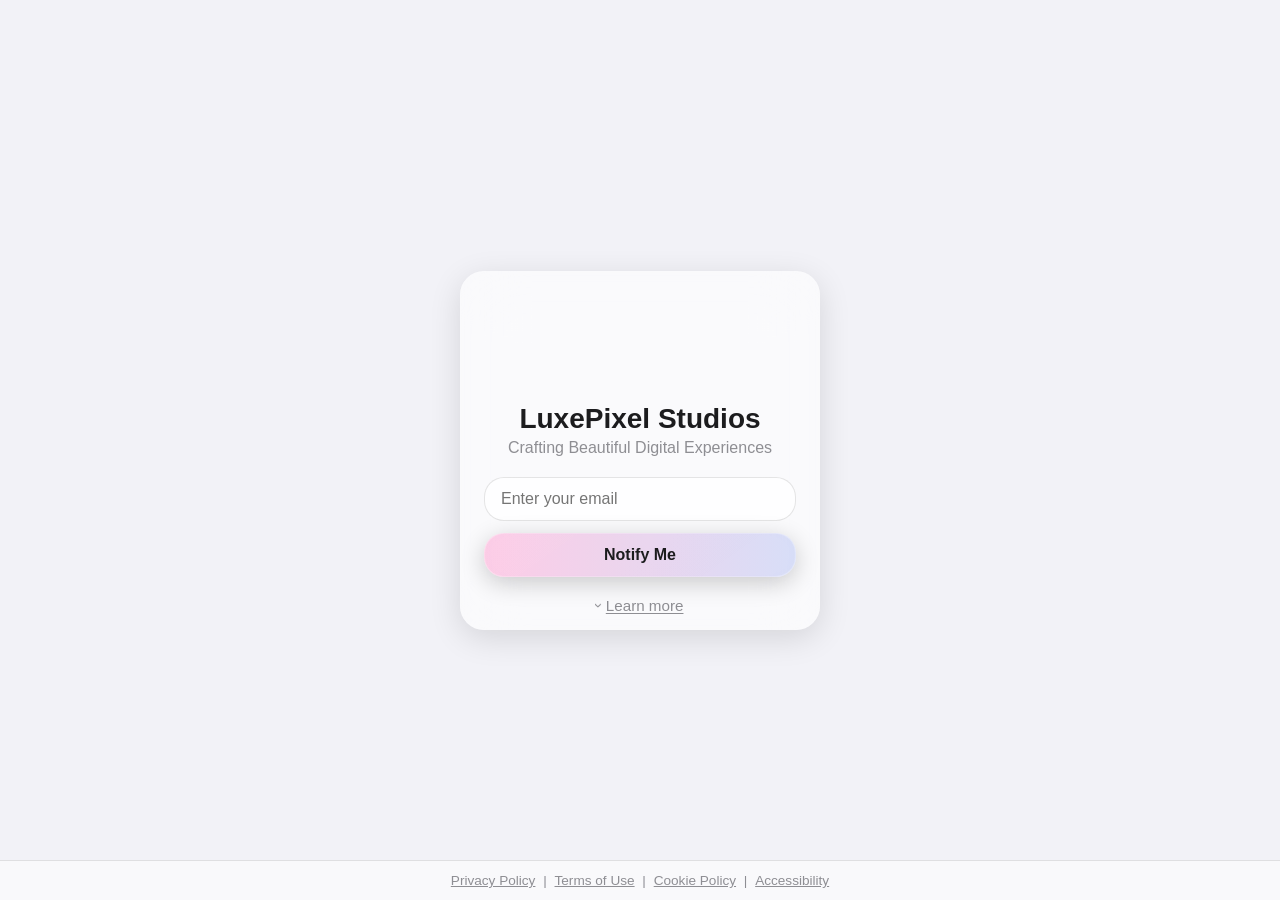
<file: index.html>
<!DOCTYPE html>
<html lang="en">
<head>
  <meta charset="UTF-8" />
  <meta name="viewport" content="width=device-width, initial-scale=1.0"/>
  <title>LuxePixel Studios – Premium Web Design & Creative Innovation</title>
  <meta name="description" content="LuxePixel Studios is almost live. Be the first to experience premium design, digital creativity, and innovation." />
  <link rel="canonical" href="https://luxepixelstudios.com/" />

  <!-- Google Analytics -->
  <script async src="https://www.googletagmanager.com/gtag/js?id=G-0VTJTGHLPF"></script>
  <script>
    window.dataLayer = window.dataLayer || [];
    function gtag(){ dataLayer.push(arguments); }
    gtag('js', new Date());
    gtag('config', 'G-0VTJTGHLPF');
  </script>

  <!-- JSON-LD -->
  <script type="application/ld+json">
  {
    "@context":"https://schema.org",
    "@type":"Organization",
    "name":"LuxePixel Studios",
    "url":"https://luxepixelstudios.com",
    "logo":"https://luxepixelstudios.com/my-favicon/favicon-96x96.png",
    "contactPoint": {
      "@type":"ContactPoint",
      "email":"contact@luxepixelstudios.com",
      "contactType":"customer service",
      "availableLanguage":"en"
    }
  }
  </script>

  <style>
    *{margin:0;padding:0;box-sizing:border-box}
    html,body{height:100%;width:100%;font-family:-apple-system,BlinkMacSystemFont,"SF Pro Text","Helvetica Neue",sans-serif;background:#f2f2f7;color:#1c1c1e;overflow-x:hidden}

    .bg-image{position:fixed;top:0;left:0;width:100%;height:100%;background:url("https://i.imgur.com/qb6HJXqm.jpg")center/cover no-repeat;filter:blur(20px);z-index:0}
    .ripple-overlay{position:fixed;top:0;left:0;width:200%;height:200%;background:radial-gradient(circle,rgba(255,255,255,0.04)1px,transparent 1px);background-size:50px 50px;animation:ripple 30s linear infinite;opacity:0.4;z-index:1}
    @keyframes ripple{from{transform:translate(0)}to{transform:translate(100px,100px)}}

    .container{position:relative;z-index:2;display:flex;align-items:center;justify-content:center;height:100vh;padding:1rem}
    .card{background:rgba(255,255,255,0.6);backdrop-filter:blur(30px);-webkit-backdrop-filter:blur(30px);border-radius:24px;box-shadow:0 8px 32px rgba(0,0,0,0.12);width:100%;max-width:360px;overflow:hidden;transition:max-height .5s ease,padding-bottom .5s ease;max-height:900px;padding-bottom:1rem}
    .card-content{padding:2rem 1.5rem 0;text-align:center}
    iframe{width:80px;height:80px;margin-bottom:1rem;border:none;background:transparent}
    h1{font-size:1.75rem;margin-bottom:.25rem;opacity:0;animation:fadeUp 1s ease forwards;animation-delay:.3s}
    .subtitle{font-size:1rem;color:#8E8E93;margin-bottom:1.25rem;opacity:0;animation:fadeUp 1s ease forwards;animation-delay:.6s}
    @keyframes fadeUp{from{opacity:0;transform:translateY(10px)}to{opacity:1;transform:translateY(0)}}
    form{display:flex;flex-direction:column;gap:.75rem;opacity:0;animation:fadeUp 1s ease forwards;animation-delay:.9s}
    input[type="email"]{padding:.75rem 1rem;border-radius:20px;border:1px solid rgba(0,0,0,0.1);background:rgba(255,255,255,0.8);font-size:1rem;color:#1c1c1e}

    button.notify {
      padding: .75rem 1rem;
      border-radius: 20px;
      border: 1px solid rgba(255, 255, 255, 0.25);
      background: linear-gradient(
        145deg,
        rgba(255, 255, 255, 0.05),
        rgba(255, 255, 255, 0.02)
      ),
      linear-gradient(
        270deg,
        rgba(255, 0, 128, 0.2),
        rgba(0, 255, 200, 0.2),
        rgba(0, 128, 255, 0.2),
        rgba(255, 0, 128, 0.2)
      );
      background-size: 400% 400%;
      animation: shimmerFlow 12s ease infinite;
      color: #1c1c1e;
      font-weight: 600;
      font-size: 1rem;
      cursor: pointer;
      backdrop-filter: blur(16px);
      -webkit-backdrop-filter: blur(16px);
      box-shadow: 0 6px 24px rgba(0, 0, 0, 0.2);
      transition: transform 0.3s ease, box-shadow 0.3s ease;
    }

    button.notify:hover {
      transform: scale(1.04);
      box-shadow: 0 8px 30px rgba(0, 0, 0, 0.3);
    }

    @keyframes shimmerFlow {
      0% { background-position: 0% 50%; }
      50% { background-position: 100% 50%; }
      100% { background-position: 0% 50%; }
    }

    .thank-you{display:none;margin-top:1rem;color:#1c1c1e}
    .thank-you.active{display:block}

    details.learn-more{margin-top:1.25rem;font-size:.95rem;color:#8E8E93}
    details.learn-more summary{list-style:none;cursor:pointer;display:inline-block;text-decoration:underline;text-underline-offset:2px}
    details.learn-more summary::-webkit-details-marker{display:none}
    details.learn-more summary::before{content:"›";display:inline-block;transform:rotate(90deg);margin-right:.5ch;transition:transform .2s;color:#8E8E93}
    details.learn-more[open] summary::before{transform:rotate(270deg)}
    details.learn-more .more-text{margin-top:.75rem;line-height:1.5;color:#1c1c1e;text-align:left}

    footer{position:fixed;bottom:0;left:0;width:100%;text-align:center;padding:.75rem 1rem;background:rgba(255,255,255,0.5);border-top:1px solid rgba(0,0,0,0.1);font-size:.85rem;color:#8E8E93;z-index:2}
    footer a{color:#8E8E93;text-decoration:underline;margin:0 .25rem}

    @media(max-width:400px){.card{max-width:340px}h1{font-size:1.5rem}.subtitle{font-size:.95rem}input,button.notify{font-size:.95rem}}
  </style>
</head>
<body>
  <div class="bg-image"></div>
  <div class="ripple-overlay"></div>
  <div class="container">
    <div class="card" id="card">
      <div class="card-content">
        <iframe src="https://lottie.host/embed/0344061d-7716-4584-a090-0b0ac781076b/SHQsS2zzYf.lottie" title="Loading"></iframe>
        <h1>LuxePixel Studios</h1>
        <p class="subtitle">Crafting Beautiful Digital Experiences</p>
        <form id="notify-form">
          <input type="email" name="email" placeholder="Enter your email" required />
          <button type="submit" class="notify">Notify Me</button>
        </form>
        <div class="thank-you" id="thankYouMessage">Thanks for signing up! 🎉</div>
        <details class="learn-more">
          <summary>Learn more</summary>
          <div class="more-text">
            <p>
              LuxePixel Studios is a UK-based creative studio specialising in web design, branding & digital innovation. Our site is under construction, but our mission is simple: deliver accessible, elegant digital experiences for brands who demand the best. Join our launch list to be first in line.
            </p>
          </div>
        </details>
      </div>
    </div>
  </div>

  <footer>
    <a href="/privacy.html">Privacy Policy</a> |
    <a href="/terms.html">Terms of Use</a> |
    <a href="/cookies.html">Cookie Policy</a> |
    <a href="/accessibility.html">Accessibility</a>
  </footer>

  <script>
    document.getElementById('notify-form').addEventListener('submit', async e => {
      e.preventDefault();
      const form = e.target, data = new FormData(form);
      try {
        const res = await fetch('https://formspree.io/f/mgvyzqan', {
          method:'POST', headers:{Accept:'application/json'}, body:data
        });
        if(res.ok){
          form.style.display='none';
          document.getElementById('thankYouMessage').classList.add('active');
        } else alert('Something went wrong');
      } catch {
        alert('Network error');
      }
    });
  </script>
</body>
</html>
</file>
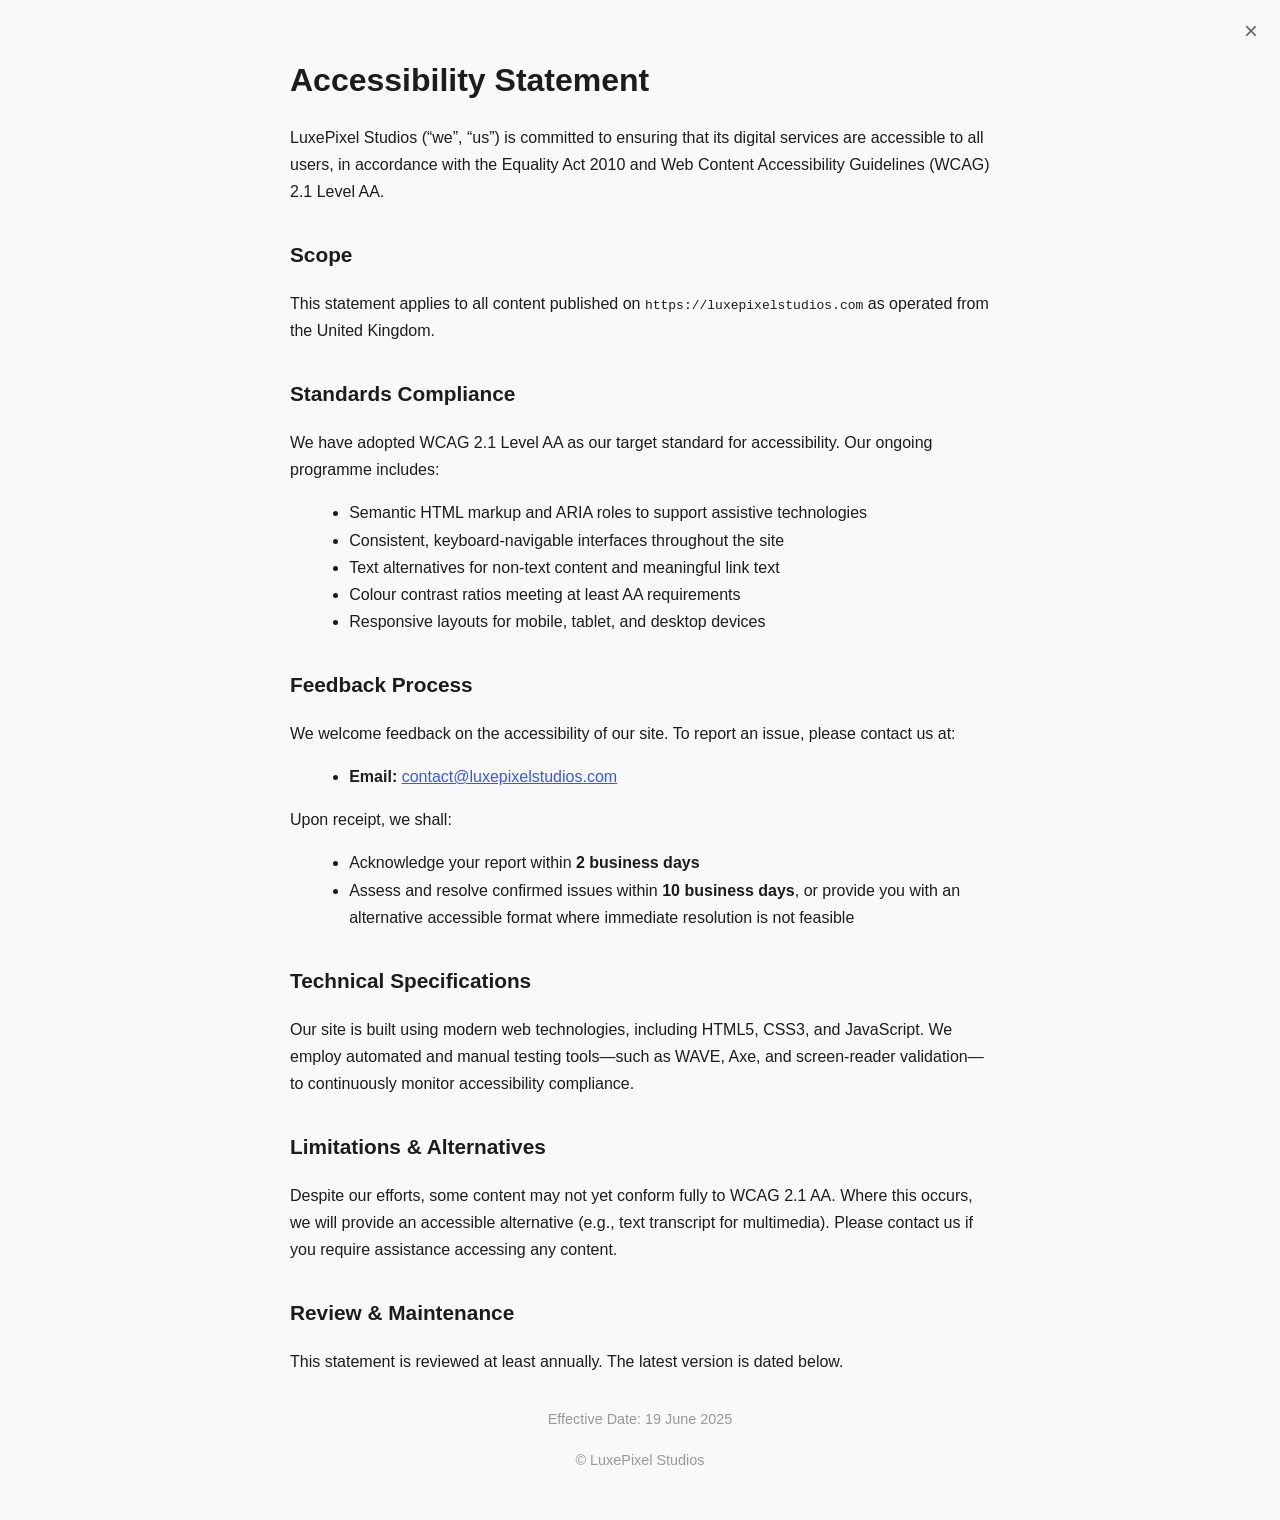
<file: accessibility.html>
<!DOCTYPE html>
<html lang="en">
<head>
  <meta charset="UTF-8" />
  <meta name="viewport" content="width=device-width, initial-scale=1.0"/>
  <title>Accessibility Statement – LuxePixel Studios</title>

  <!-- Shared policy CSS -->
  <link rel="stylesheet" href="assets/css/policies.css" />

  <style>
    body {
      font-family: -apple-system, BlinkMacSystemFont, "San Francisco", "Helvetica Neue", sans-serif;
      background: #f8f9fb;
      color: #1c1c1e;
      max-width: 700px;
      margin: 0 auto;
      padding: 2rem 1rem;
      line-height: 1.7;
      position: relative;
    }
    .close-btn {
      position: fixed;
      top: 1rem;
      right: 1rem;
      background: none;
      border: none;
      font-size: 1.5rem;
      cursor: pointer;
      color: #666;
    }
    h1 { font-size: 2rem; margin-bottom: 1rem; }
    h2 { margin-top: 2rem; font-size: 1.3rem; }
    p { margin-bottom: 1rem; }
    ul { margin-left: 1.2rem; margin-bottom: 1rem; }
    a { color: #3a57e8; text-decoration: underline; }
    footer { text-align: center; margin-top: 2rem; font-size: 0.9rem; color: #999; }
  </style>
</head>
<body>

  <!-- Close button -->
  <button class="close-btn" aria-label="Close" onclick="history.back()">×</button>

  <h1>Accessibility Statement</h1>

  <p>
    LuxePixel Studios (“we”, “us”) is committed to ensuring that its digital services are accessible to all users, in accordance with the Equality Act 2010 and Web Content Accessibility Guidelines (WCAG) 2.1 Level AA.
  </p>

  <h2>Scope</h2>
  <p>
    This statement applies to all content published on <code>https://luxepixelstudios.com</code> as operated from the United Kingdom.
  </p>

  <h2>Standards Compliance</h2>
  <p>
    We have adopted WCAG 2.1 Level AA as our target standard for accessibility. Our ongoing programme includes:
  </p>
  <ul>
    <li>Semantic HTML markup and ARIA roles to support assistive technologies</li>
    <li>Consistent, keyboard-navigable interfaces throughout the site</li>
    <li>Text alternatives for non-text content and meaningful link text</li>
    <li>Colour contrast ratios meeting at least AA requirements</li>
    <li>Responsive layouts for mobile, tablet, and desktop devices</li>
  </ul>

  <h2>Feedback Process</h2>
  <p>
    We welcome feedback on the accessibility of our site. To report an issue, please contact us at:
  </p>
  <ul>
    <li><strong>Email:</strong> <a href="mailto:contact@luxepixelstudios.com">contact@luxepixelstudios.com</a></li>
  </ul>
  <p>
    Upon receipt, we shall:
    <ul>
      <li>Acknowledge your report within <strong>2 business days</strong></li>
      <li>Assess and resolve confirmed issues within <strong>10 business days</strong>, or provide you with an alternative accessible format where immediate resolution is not feasible</li>
    </ul>
  </p>

  <h2>Technical Specifications</h2>
  <p>
    Our site is built using modern web technologies, including HTML5, CSS3, and JavaScript. We employ automated and manual testing tools—such as WAVE, Axe, and screen-reader validation—to continuously monitor accessibility compliance.
  </p>

  <h2>Limitations &amp; Alternatives</h2>
  <p>
    Despite our efforts, some content may not yet conform fully to WCAG 2.1 AA. Where this occurs, we will provide an accessible alternative (e.g., text transcript for multimedia). Please contact us if you require assistance accessing any content.
  </p>

  <h2>Review &amp; Maintenance</h2>
  <p>
    This statement is reviewed at least annually. The latest version is dated below.
  </p>

  <footer>
    <p>Effective Date: 19 June 2025</p>
    <p>&copy; LuxePixel Studios</p>
  </footer>
</body>
</html>
</file>
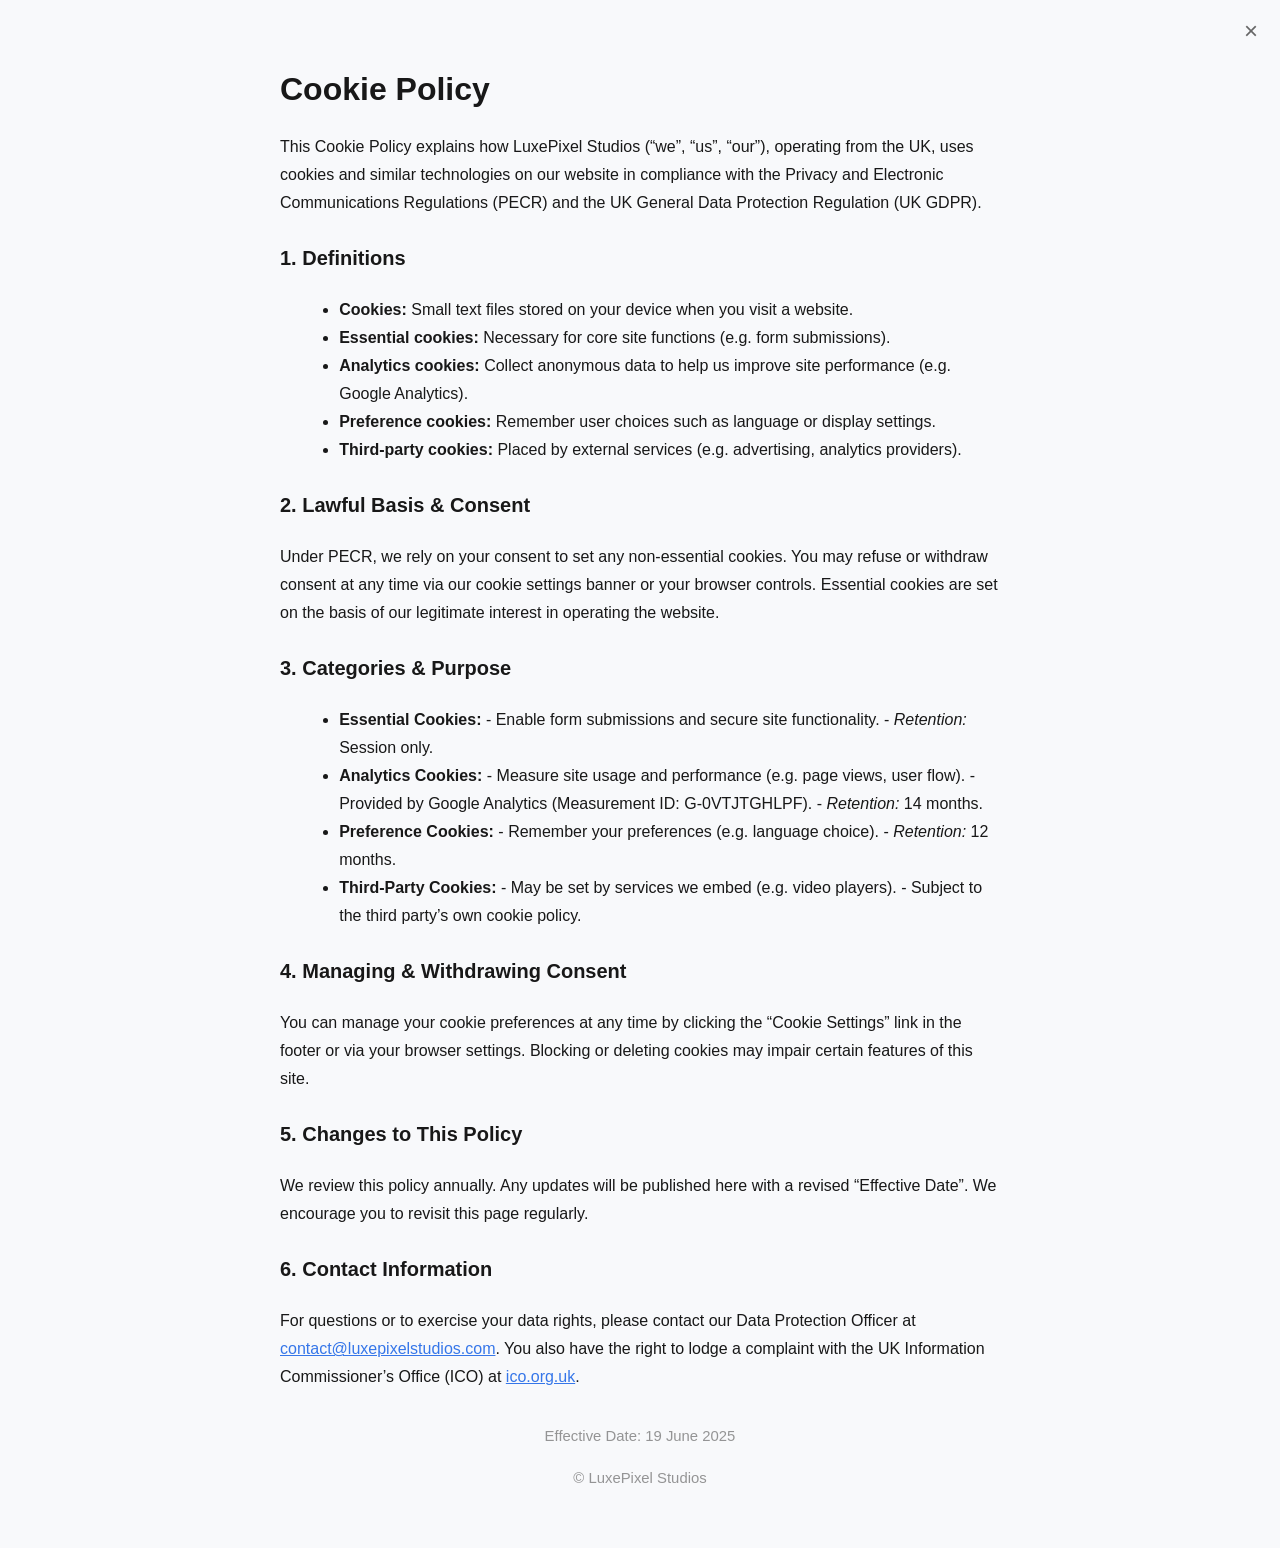
<file: cookies.html>
<!DOCTYPE html>
<html lang="en">
<head>
  <meta charset="UTF-8" />
  <meta name="viewport" content="width=device-width, initial-scale=1.0"/>
  <title>Cookie Policy – LuxePixel Studios</title>

  <!-- Shared policy CSS -->
  <link rel="stylesheet" href="assets/css/policies.css" />

  <style>
    body {
      font-family: -apple-system, BlinkMacSystemFont, "San Francisco", "Helvetica Neue", sans-serif;
      background: #f8f9fb;
      color: #181818;
      max-width: 720px;
      margin: 0 auto;
      padding: 2.5rem 1rem;
      line-height: 1.75;
      position: relative;
    }
    .close-btn {
      position: fixed;
      top: 1rem;
      right: 1rem;
      background: none;
      border: none;
      font-size: 1.5rem;
      cursor: pointer;
      color: #666;
    }
    h1 { font-size: 2rem; margin-bottom: 1rem; }
    h3 { margin-top: 1.5rem; font-size: 1.25rem; }
    p { margin-bottom: 1rem; }
    ul { margin-left: 1.2rem; margin-bottom: 1rem; }
    a { color: #3576e9; text-decoration: underline; }
    footer { text-align: center; margin-top: 2rem; color: #7c7c7c; font-size: 0.93rem; opacity: 0.8; }
  </style>
</head>
<body>

  <!-- Close button -->
  <button class="close-btn" aria-label="Close" onclick="history.back()">×</button>

  <h1>Cookie Policy</h1>
  
  <p>
    This Cookie Policy explains how LuxePixel Studios (“we”, “us”, “our”), operating from the UK, uses cookies and similar technologies on our website in compliance with the Privacy and Electronic Communications Regulations (PECR) and the UK General Data Protection Regulation (UK GDPR).
  </p>

  <h3>1. Definitions</h3>
  <ul>
    <li><strong>Cookies:</strong> Small text files stored on your device when you visit a website.</li>
    <li><strong>Essential cookies:</strong> Necessary for core site functions (e.g. form submissions).</li>
    <li><strong>Analytics cookies:</strong> Collect anonymous data to help us improve site performance (e.g. Google Analytics).</li>
    <li><strong>Preference cookies:</strong> Remember user choices such as language or display settings.</li>
    <li><strong>Third-party cookies:</strong> Placed by external services (e.g. advertising, analytics providers).</li>
  </ul>

  <h3>2. Lawful Basis &amp; Consent</h3>
  <p>
    Under PECR, we rely on your consent to set any non-essential cookies. You may refuse or withdraw consent at any time via our cookie settings banner or your browser controls. Essential cookies are set on the basis of our legitimate interest in operating the website.
  </p>

  <h3>3. Categories &amp; Purpose</h3>
  <ul>
    <li>
      <strong>Essential Cookies:</strong>  
      - Enable form submissions and secure site functionality.  
      - <em>Retention:</em> Session only.
    </li>
    <li>
      <strong>Analytics Cookies:</strong>  
      - Measure site usage and performance (e.g. page views, user flow).  
      - Provided by Google Analytics (Measurement ID: G-0VTJTGHLPF).  
      - <em>Retention:</em> 14 months.
    </li>
    <li>
      <strong>Preference Cookies:</strong>  
      - Remember your preferences (e.g. language choice).  
      - <em>Retention:</em> 12 months.
    </li>
    <li>
      <strong>Third-Party Cookies:</strong>  
      - May be set by services we embed (e.g. video players).  
      - Subject to the third party’s own cookie policy.
    </li>
  </ul>

  <h3>4. Managing &amp; Withdrawing Consent</h3>
  <p>
    You can manage your cookie preferences at any time by clicking the “Cookie Settings” link in the footer or via your browser settings. Blocking or deleting cookies may impair certain features of this site.
  </p>

  <h3>5. Changes to This Policy</h3>
  <p>
    We review this policy annually. Any updates will be published here with a revised “Effective Date”. We encourage you to revisit this page regularly.
  </p>

  <h3>6. Contact Information</h3>
  <p>
    For questions or to exercise your data rights, please contact our Data Protection Officer at  
    <a href="mailto:contact@luxepixelstudios.com">contact@luxepixelstudios.com</a>.  
    You also have the right to lodge a complaint with the UK Information Commissioner’s Office (ICO) at <a href="https://ico.org.uk">ico.org.uk</a>.
  </p>

  <footer>
    <p>Effective Date: 19 June 2025</p>
    <p>&copy; LuxePixel Studios</p>
  </footer>
</body>
</html>
</file>
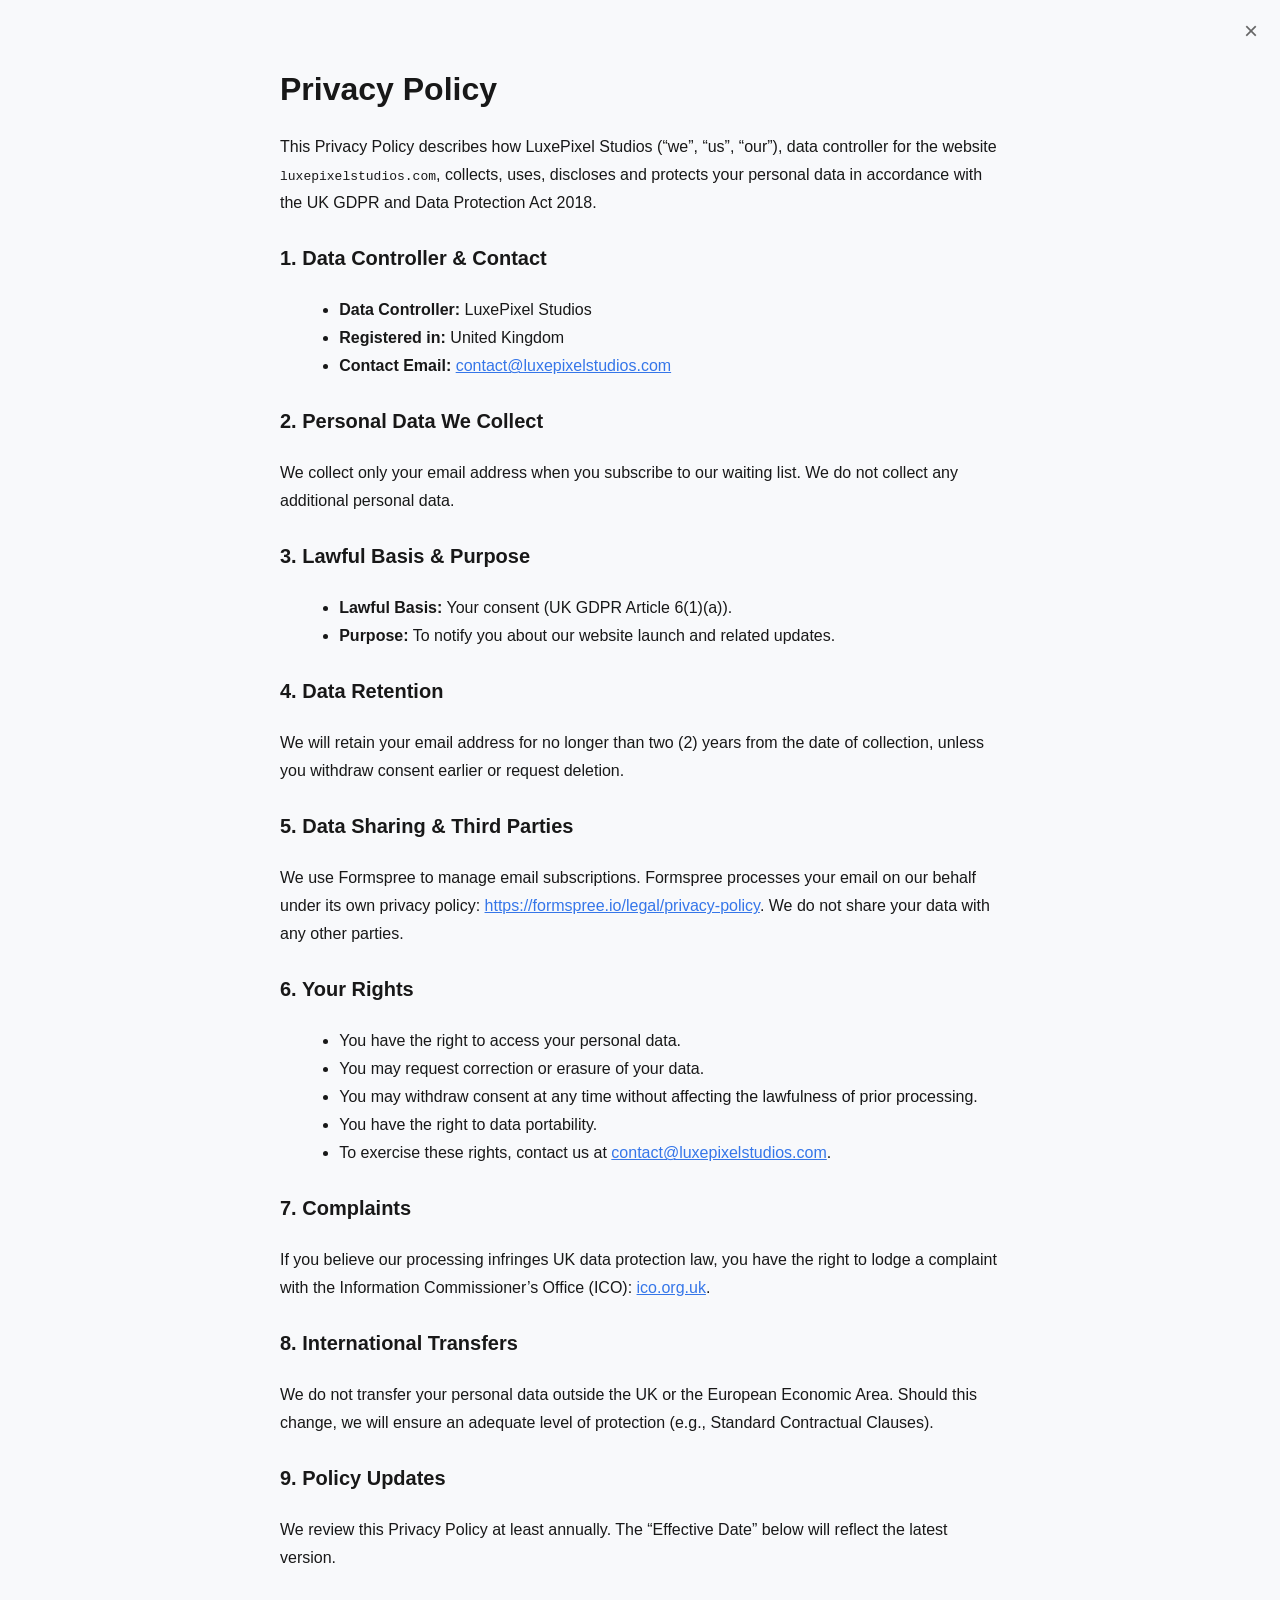
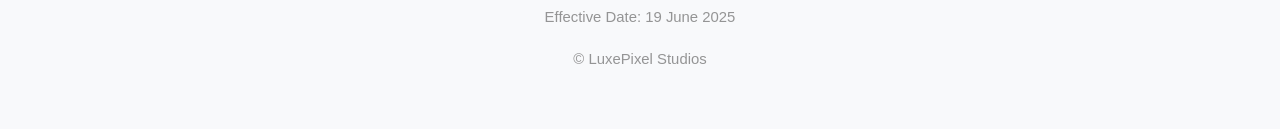
<file: privacy.html>
<!DOCTYPE html>
<html lang="en">
<head>
  <meta charset="UTF-8" />
  <meta name="viewport" content="width=device-width, initial-scale=1.0"/>
  <title>Privacy Policy – LuxePixel Studios</title>

  <!-- Shared policy CSS -->
  <link rel="stylesheet" href="assets/css/policies.css" />

  <style>
    body {
      font-family: -apple-system, BlinkMacSystemFont, "San Francisco", "Helvetica Neue", sans-serif;
      background: #f8f9fb;
      color: #181818;
      max-width: 720px;
      margin: 0 auto;
      padding: 2.5rem 1rem;
      line-height: 1.75;
      position: relative;
    }
    .close-btn {
      position: fixed;
      top: 1rem;
      right: 1rem;
      background: none;
      border: none;
      font-size: 1.5rem;
      cursor: pointer;
      color: #666;
    }
    h1 { font-size: 2rem; margin-bottom: 1rem; }
    h3 { margin-top: 1.5rem; font-size: 1.25rem; }
    p { margin-bottom: 1rem; }
    ul { margin-left: 1.2rem; margin-bottom: 1rem; }
    a { color: #3576e9; text-decoration: underline; }
    footer { text-align: center; margin-top: 2rem; color: #7c7c7c; font-size: 0.93rem; opacity: 0.8; }
  </style>
</head>
<body>

  <!-- Close button -->
  <button class="close-btn" aria-label="Close" onclick="history.back()">×</button>

  <h1>Privacy Policy</h1>
  
  <p>
    This Privacy Policy describes how LuxePixel Studios (“we”, “us”, “our”), data controller for the website <code>luxepixelstudios.com</code>, collects, uses, discloses and protects your personal data in accordance with the UK GDPR and Data Protection Act 2018.
  </p>

  <h3>1. Data Controller &amp; Contact</h3>
  <ul>
    <li><strong>Data Controller:</strong> LuxePixel Studios</li>
    <li><strong>Registered in:</strong> United Kingdom</li>
    <li><strong>Contact Email:</strong> <a href="mailto:contact@luxepixelstudios.com">contact@luxepixelstudios.com</a></li>
  </ul>

  <h3>2. Personal Data We Collect</h3>
  <p>
    We collect only your email address when you subscribe to our waiting list. We do not collect any additional personal data.
  </p>

  <h3>3. Lawful Basis &amp; Purpose</h3>
  <ul>
    <li><strong>Lawful Basis:</strong> Your consent (UK GDPR Article 6(1)(a)).</li>
    <li><strong>Purpose:</strong> To notify you about our website launch and related updates.</li>
  </ul>

  <h3>4. Data Retention</h3>
  <p>
    We will retain your email address for no longer than two (2) years from the date of collection, unless you withdraw consent earlier or request deletion.
  </p>

  <h3>5. Data Sharing &amp; Third Parties</h3>
  <p>
    We use Formspree to manage email subscriptions. Formspree processes your email on our behalf under its own privacy policy:  
    <a href="https://formspree.io/legal/privacy-policy" target="_blank" rel="noopener">https://formspree.io/legal/privacy-policy</a>.  
    We do not share your data with any other parties.
  </p>

  <h3>6. Your Rights</h3>
  <ul>
    <li>You have the right to access your personal data.</li>
    <li>You may request correction or erasure of your data.</li>
    <li>You may withdraw consent at any time without affecting the lawfulness of prior processing.</li>
    <li>You have the right to data portability.</li>
    <li>To exercise these rights, contact us at <a href="mailto:contact@luxepixelstudios.com">contact@luxepixelstudios.com</a>.</li>
  </ul>

  <h3>7. Complaints</h3>
  <p>
    If you believe our processing infringes UK data protection law, you have the right to lodge a complaint with the Information Commissioner’s Office (ICO):  
    <a href="https://ico.org.uk" target="_blank" rel="noopener">ico.org.uk</a>.
  </p>

  <h3>8. International Transfers</h3>
  <p>
    We do not transfer your personal data outside the UK or the European Economic Area. Should this change, we will ensure an adequate level of protection (e.g., Standard Contractual Clauses).
  </p>

  <h3>9. Policy Updates</h3>
  <p>
    We review this Privacy Policy at least annually. The “Effective Date” below will reflect the latest version.
  </p>

  <footer>
    <p>Effective Date: 19 June 2025</p>
    <p>&copy; LuxePixel Studios</p>
  </footer>

</body>
</html>
</file>
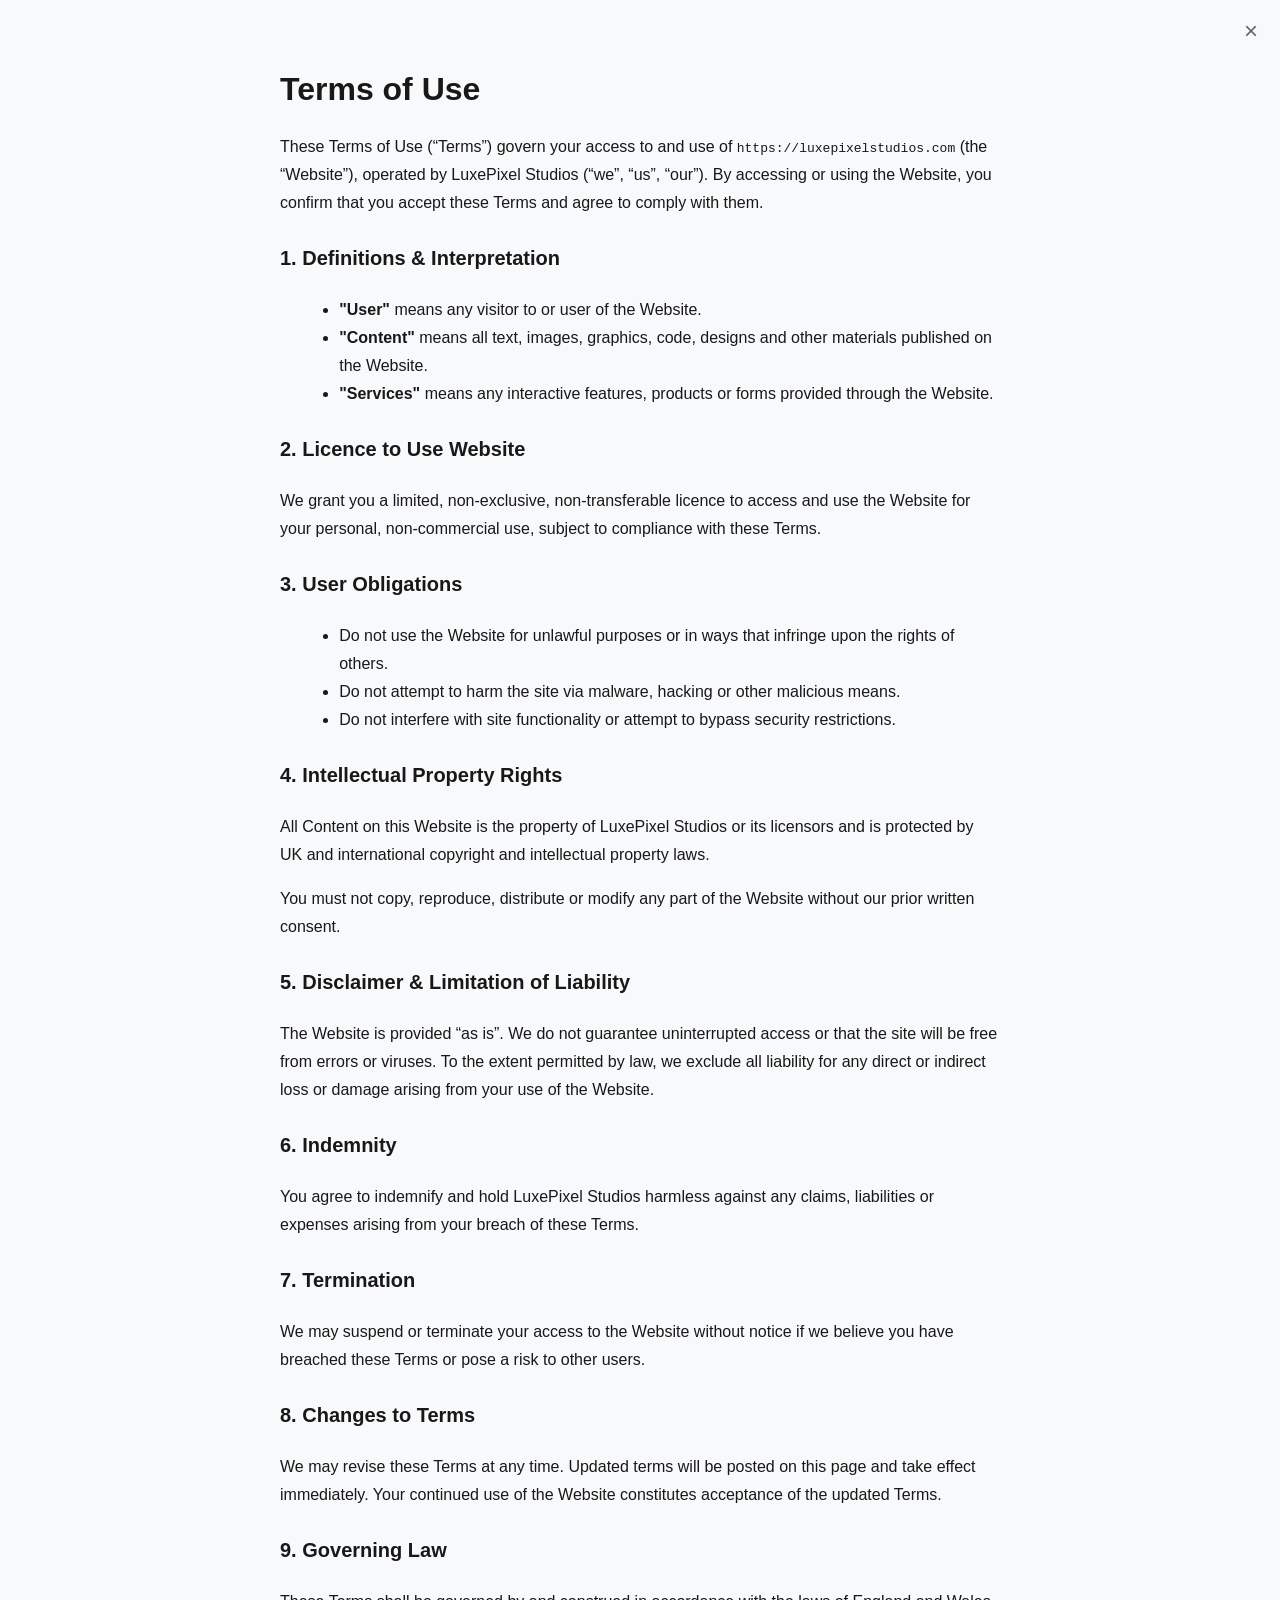
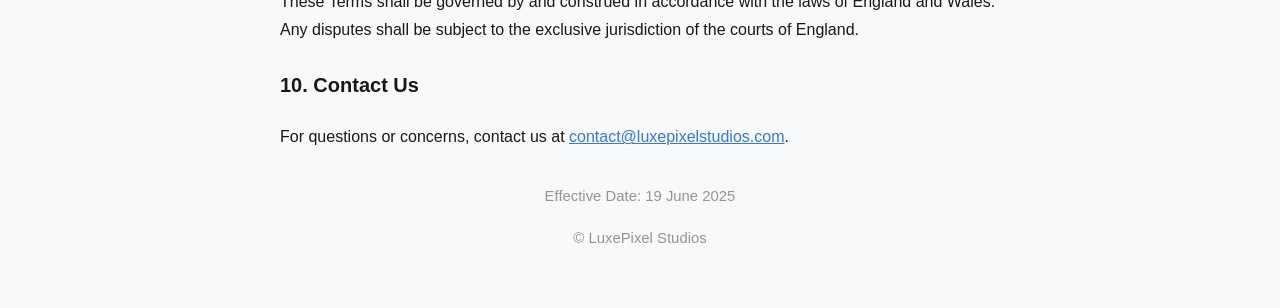
<file: terms.html>
<!DOCTYPE html>
<html lang="en">
<head>
  <meta charset="UTF-8" />
  <meta name="viewport" content="width=device-width, initial-scale=1.0"/>
  <meta http-equiv="X-UA-Compatible" content="IE=edge" />
  <meta name="robots" content="index, follow" />
  <meta name="description" content="Terms of Use for LuxePixel Studios – detailing user obligations, liability, intellectual property, and UK legal compliance.">
  <title>Terms of Use – LuxePixel Studios</title>

  <!-- Google Analytics -->
  <script async src="https://www.googletagmanager.com/gtag/js?id=G-0VTJTGHLPF"></script>
  <script>
    window.dataLayer = window.dataLayer || [];
    function gtag(){ dataLayer.push(arguments); }
    gtag('js', new Date());
    gtag('config', 'G-0VTJTGHLPF');
  </script>

  <!-- Shared policy CSS -->
  <link rel="stylesheet" href="assets/css/policies.css" />

  <style>
    body {
      font-family: -apple-system, BlinkMacSystemFont, "San Francisco", "Helvetica Neue", sans-serif;
      background: #f8f9fb;
      color: #181818;
      max-width: 720px;
      margin: 0 auto;
      padding: 2.5rem 1rem;
      line-height: 1.75;
      position: relative;
    }
    .close-btn {
      position: fixed;
      top: 1rem;
      right: 1rem;
      background: none;
      border: none;
      font-size: 1.5rem;
      cursor: pointer;
      color: #666;
    }
    h1 { font-size: 2rem; margin-bottom: 1rem; }
    h3 { margin-top: 1.5rem; font-size: 1.25rem; }
    p { margin-bottom: 1rem; }
    ul { margin-left: 1.2rem; margin-bottom: 1rem; }
    a { color: #3576e8; text-decoration: underline; }
    footer { text-align: center; margin-top: 2rem; color: #7c7c7c; font-size: 0.93rem; opacity: 0.8; }
  </style>
</head>
<body>

  <!-- Close button -->
  <button class="close-btn" aria-label="Close" onclick="history.back()">×</button>

  <h1>Terms of Use</h1>

  <p>
    These Terms of Use (“Terms”) govern your access to and use of <code>https://luxepixelstudios.com</code> (the “Website”), operated by LuxePixel Studios (“we”, “us”, “our”). By accessing or using the Website, you confirm that you accept these Terms and agree to comply with them.
  </p>

  <h3>1. Definitions &amp; Interpretation</h3>
  <ul>
    <li><strong>"User"</strong> means any visitor to or user of the Website.</li>
    <li><strong>"Content"</strong> means all text, images, graphics, code, designs and other materials published on the Website.</li>
    <li><strong>"Services"</strong> means any interactive features, products or forms provided through the Website.</li>
  </ul>

  <h3>2. Licence to Use Website</h3>
  <p>
    We grant you a limited, non-exclusive, non-transferable licence to access and use the Website for your personal, non-commercial use, subject to compliance with these Terms.
  </p>

  <h3>3. User Obligations</h3>
  <ul>
    <li>Do not use the Website for unlawful purposes or in ways that infringe upon the rights of others.</li>
    <li>Do not attempt to harm the site via malware, hacking or other malicious means.</li>
    <li>Do not interfere with site functionality or attempt to bypass security restrictions.</li>
  </ul>

  <h3>4. Intellectual Property Rights</h3>
  <p>
    All Content on this Website is the property of LuxePixel Studios or its licensors and is protected by UK and international copyright and intellectual property laws.
  </p>
  <p>
    You must not copy, reproduce, distribute or modify any part of the Website without our prior written consent.
  </p>

  <h3>5. Disclaimer &amp; Limitation of Liability</h3>
  <p>
    The Website is provided “as is”. We do not guarantee uninterrupted access or that the site will be free from errors or viruses. To the extent permitted by law, we exclude all liability for any direct or indirect loss or damage arising from your use of the Website.
  </p>

  <h3>6. Indemnity</h3>
  <p>
    You agree to indemnify and hold LuxePixel Studios harmless against any claims, liabilities or expenses arising from your breach of these Terms.
  </p>

  <h3>7. Termination</h3>
  <p>
    We may suspend or terminate your access to the Website without notice if we believe you have breached these Terms or pose a risk to other users.
  </p>

  <h3>8. Changes to Terms</h3>
  <p>
    We may revise these Terms at any time. Updated terms will be posted on this page and take effect immediately. Your continued use of the Website constitutes acceptance of the updated Terms.
  </p>

  <h3>9. Governing Law</h3>
  <p>
    These Terms shall be governed by and construed in accordance with the laws of England and Wales. Any disputes shall be subject to the exclusive jurisdiction of the courts of England.
  </p>

  <h3>10. Contact Us</h3>
  <p>
    For questions or concerns, contact us at  
    <a href="mailto:contact@luxepixelstudios.com">contact@luxepixelstudios.com</a>.
  </p>

  <footer>
    <p>Effective Date: 19 June 2025</p>
    <p>&copy; LuxePixel Studios</p>
  </footer>

</body>
</html>
</file>
<file: assets/css/policies.css>
.close-btn {
  position: fixed;
  top: 1rem;
  right: 1rem;
  background: transparent;
  border: none;
  font-size: 1.5rem;
  color: #8E8E93;       /* Apple-grey */
  cursor: pointer;
  z-index: 1000;
}
.policy-wrapper {
  position: relative;
  padding: 2rem;
  /* your existing policy page styles… */
}
</file>
